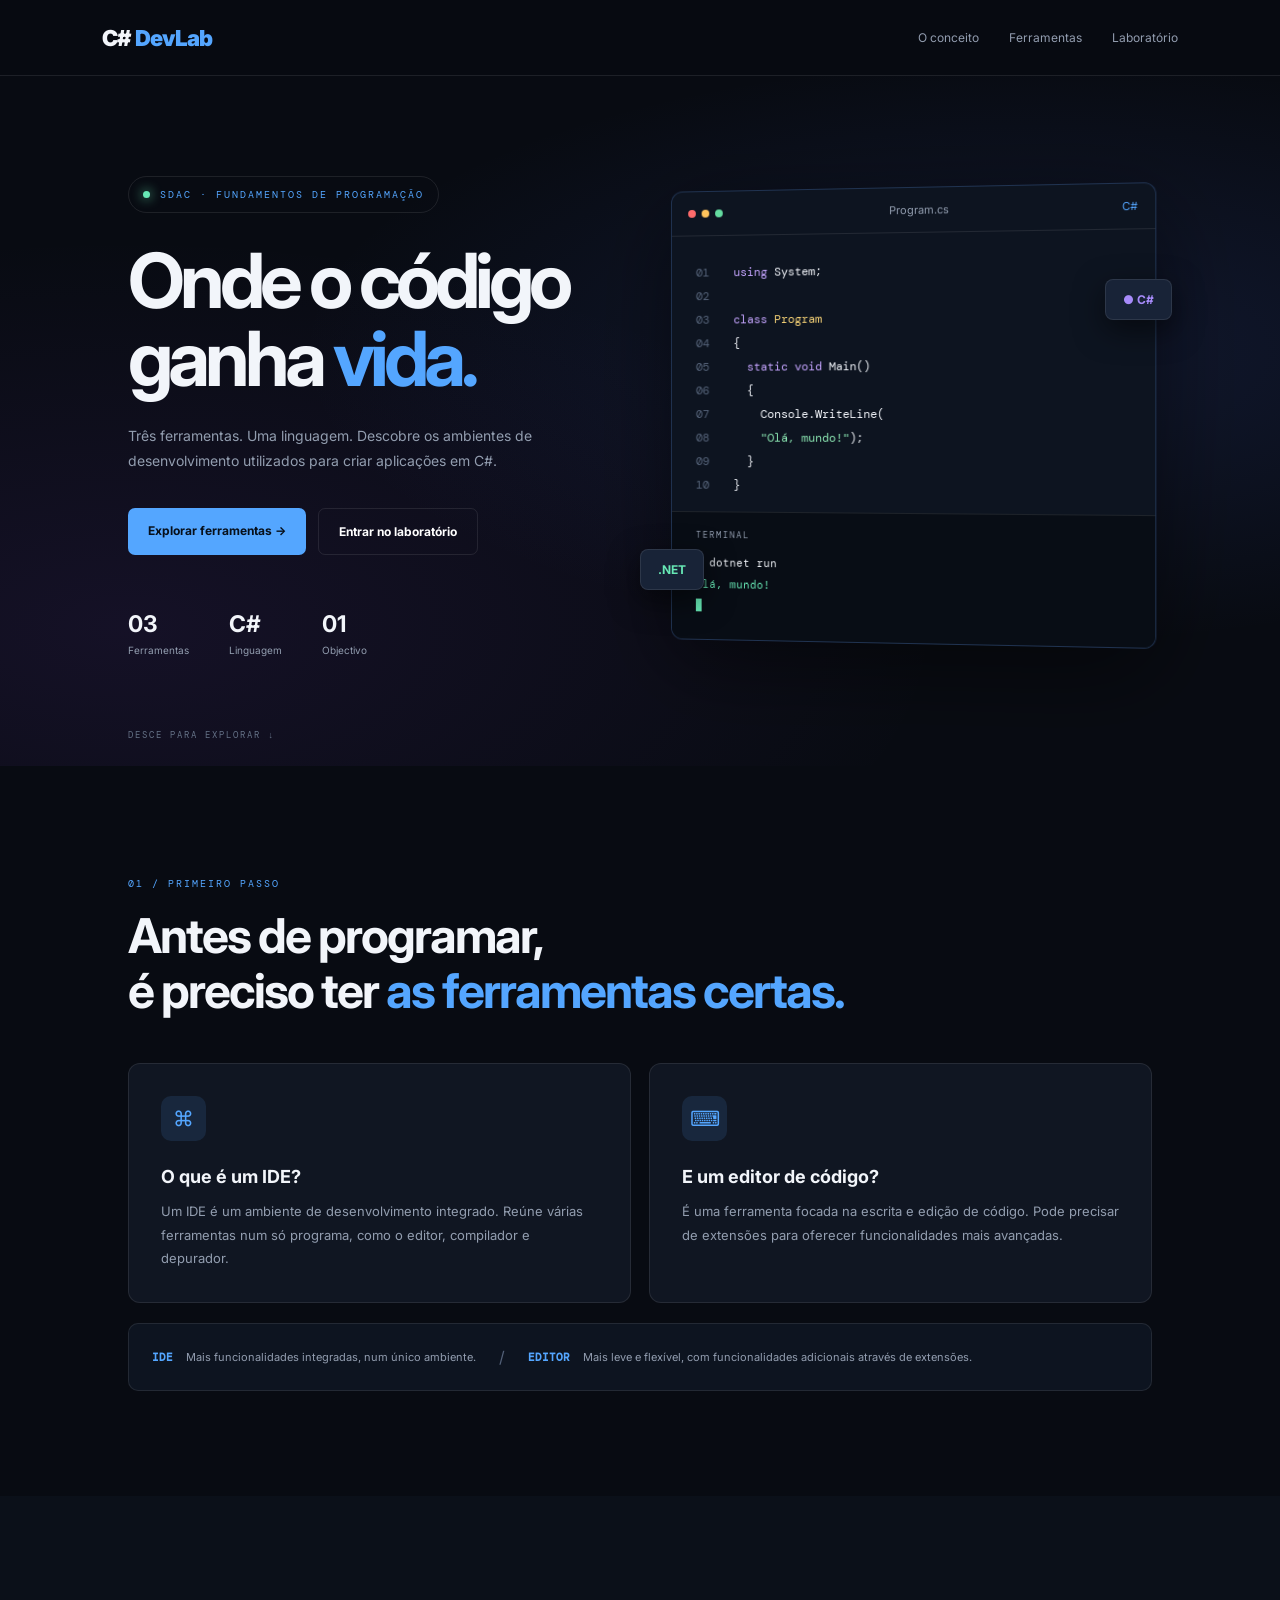
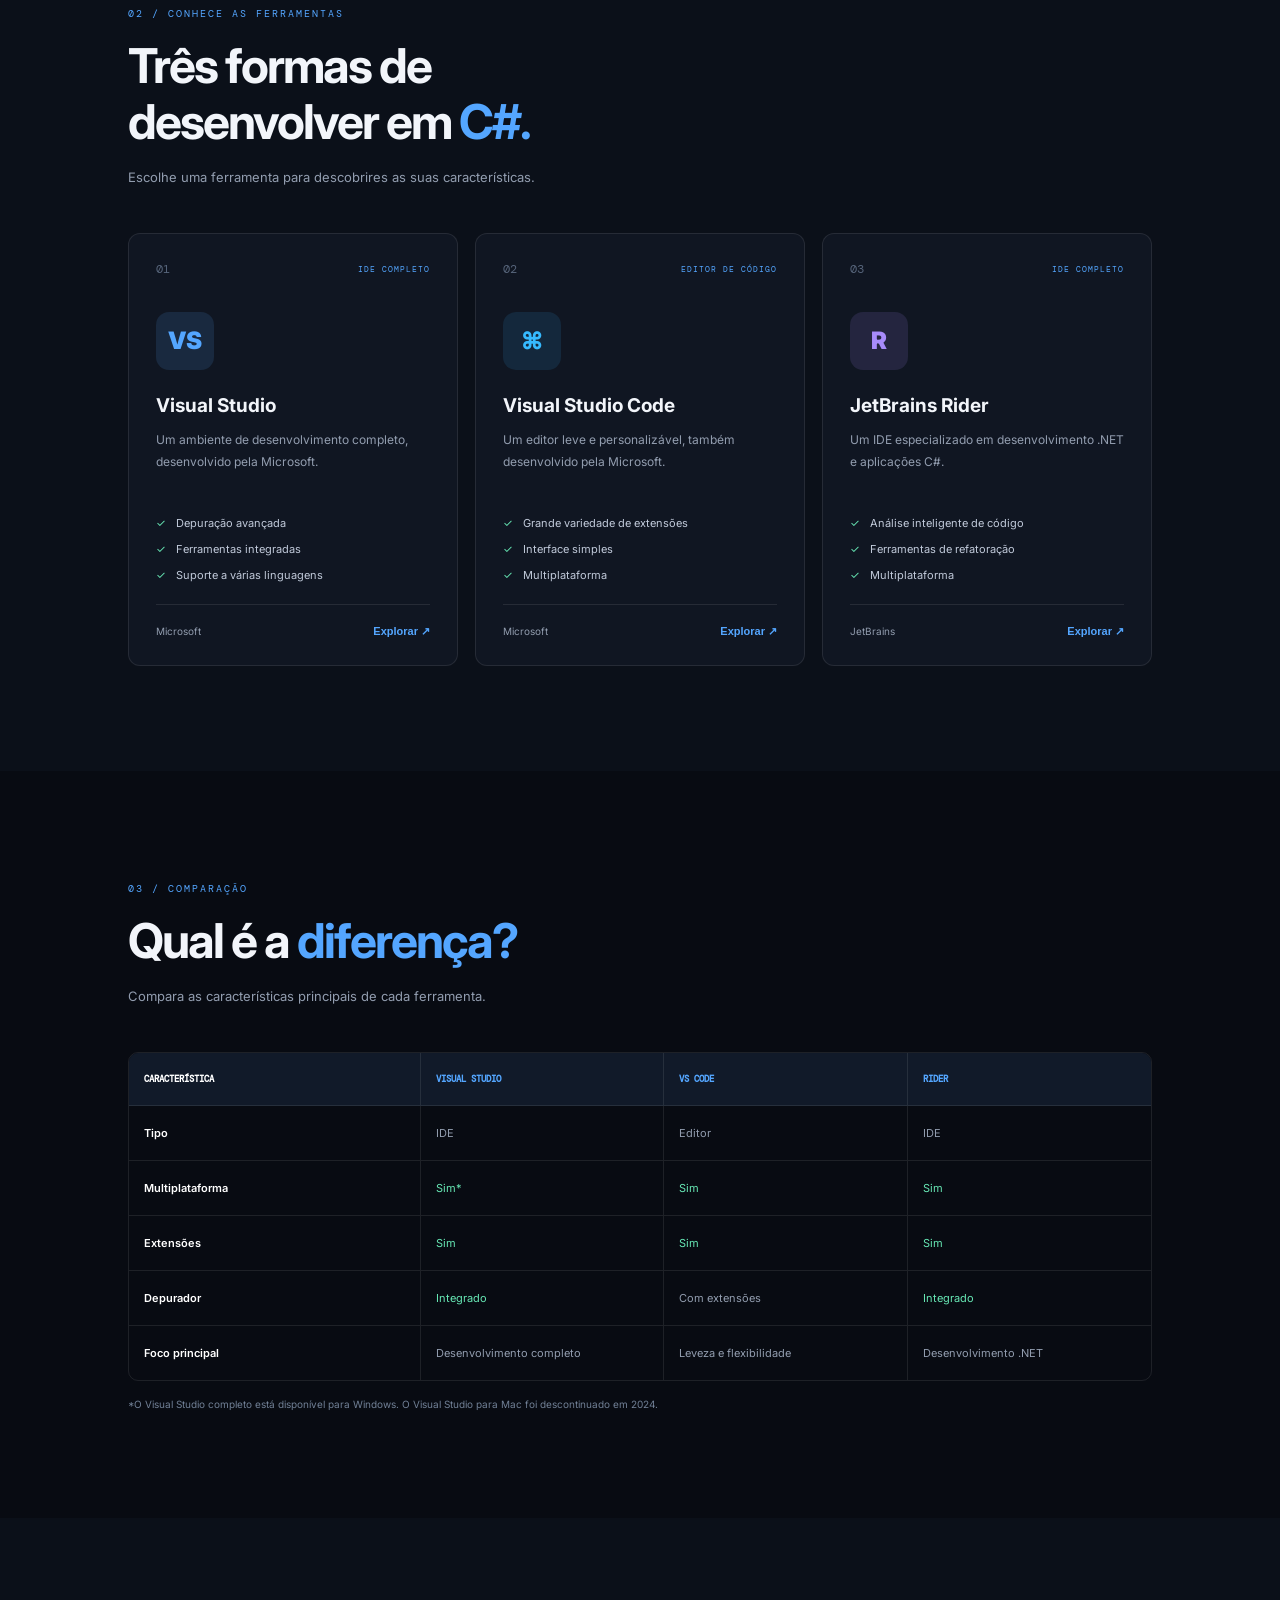
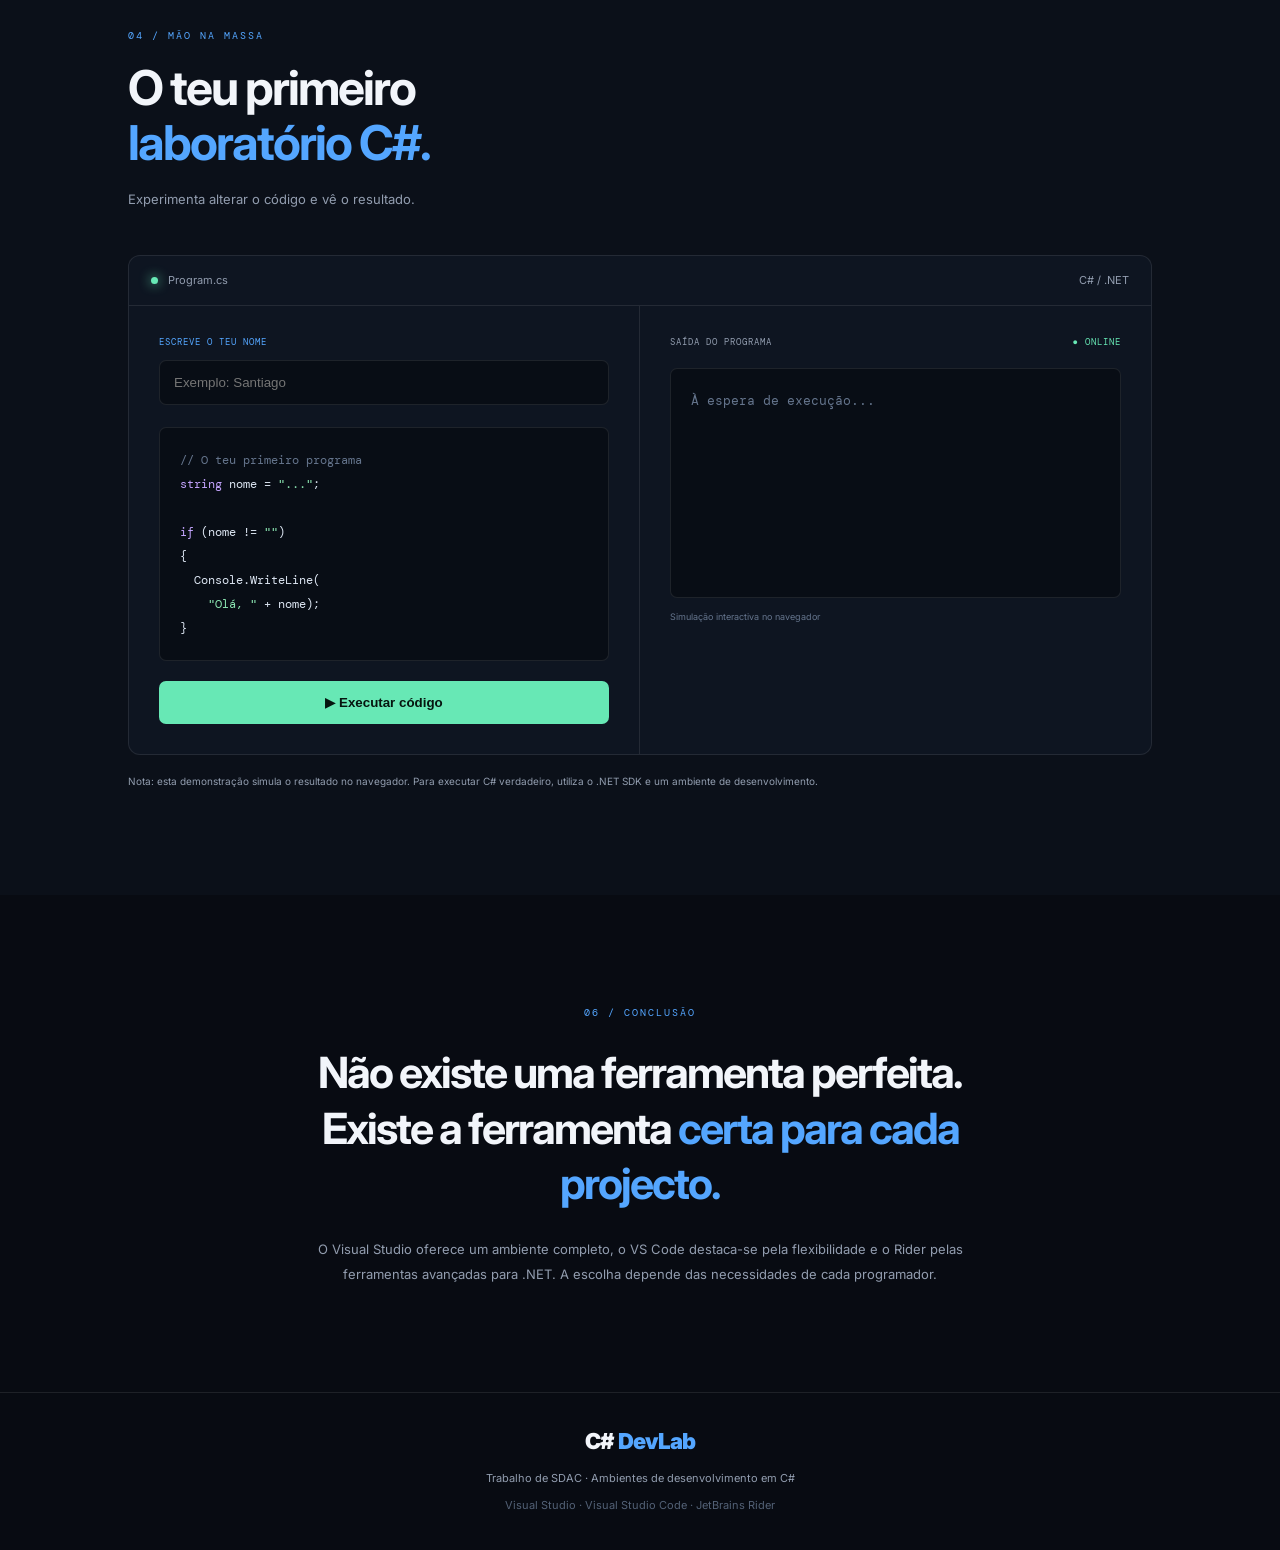
<file: index.html>
<!DOCTYPE html>
<html lang="pt">
<head>
    <meta charset="UTF-8">
    <meta name="viewport" content="width=device-width, initial-scale=1.0">
    <meta name="description" content="C# DevLab - Explora os ambientes de desenvolvimento C#.">
    <title>C# DevLab | Ambientes de Desenvolvimento</title>
    <link rel="stylesheet" href="style.css">
</head>

<body>

<header class="navbar">
    <a href="#inicio" class="logo">C#<span>DevLab</span></a>

    <nav>
        <a href="#conceito">O conceito</a>
        <a href="#ferramentas">Ferramentas</a>
        <a href="#laboratorio">Laboratório</a>
    </nav>
</header>

<main>

    <!-- INÍCIO -->
    <section class="hero" id="inicio">
        <div class="hero-content">
            <div class="status">
                <span class="status-dot"></span>
                SDAC · FUNDAMENTOS DE PROGRAMAÇÃO
            </div>

            <h1>
                Onde o código<br>
                ganha <span>vida.</span>
            </h1>

            <p>
                Três ferramentas. Uma linguagem.
                Descobre os ambientes de desenvolvimento
                utilizados para criar aplicações em C#.
            </p>

            <div class="hero-actions">
                <a href="#ferramentas" class="primary-button">Explorar ferramentas →</a>
                <a href="#laboratorio" class="secondary-button">Entrar no laboratório</a>
            </div>

            <div class="hero-info">
                <div>
                    <strong>03</strong>
                    <span>Ferramentas</span>
                </div>
                <div>
                    <strong>C#</strong>
                    <span>Linguagem</span>
                </div>
                <div>
                    <strong>01</strong>
                    <span>Objectivo</span>
                </div>
            </div>
        </div>

        <div class="hero-visual">
            <div class="code-window">
                <div class="window-top">
                    <div class="window-dots">
                        <i></i><i></i><i></i>
                    </div>
                    <span>Program.cs</span>
                    <span class="window-language">C#</span>
                </div>

                <div class="code-content">
                    <p><span class="line">01</span> <span class="purple">using</span> System;</p>
                    <p><span class="line">02</span></p>
                    <p><span class="line">03</span> <span class="purple">class</span> <span class="yellow">Program</span></p>
                    <p><span class="line">04</span> {</p>
                    <p><span class="line">05</span> &nbsp;&nbsp;<span class="purple">static void</span> Main()</p>
                    <p><span class="line">06</span> &nbsp;&nbsp;{</p>
                    <p><span class="line">07</span> &nbsp;&nbsp;&nbsp;&nbsp;Console.WriteLine(</p>
                    <p><span class="line">08</span> &nbsp;&nbsp;&nbsp;&nbsp;<span class="green">"Olá, mundo!"</span>);</p>
                    <p><span class="line">09</span> &nbsp;&nbsp;}</p>
                    <p><span class="line">10</span> }</p>
                </div>

                <div class="terminal">
                    <span class="terminal-label">TERMINAL</span>
                    <p><span class="terminal-symbol">></span> dotnet run</p>
                    <p class="terminal-output">Olá, mundo!</p>
                    <span class="cursor"></span>
                </div>
            </div>

            <div class="floating-tag tag-one">● C#</div>
            <div class="floating-tag tag-two">.NET</div>
        </div>

        <div class="scroll-indicator">DESCE PARA EXPLORAR ↓</div>
    </section>


    <!-- CONCEITO -->
    <section class="section concept" id="conceito">
        <div class="section-heading">
            <span class="eyebrow">01 / PRIMEIRO PASSO</span>
            <h2>Antes de programar,<br>é preciso ter <span>as ferramentas certas.</span></h2>
        </div>

        <div class="concept-grid">
            <article class="concept-card">
                <div class="concept-icon">⌘</div>
                <h3>O que é um IDE?</h3>
                <p>
                    Um IDE é um ambiente de desenvolvimento integrado.
                    Reúne várias ferramentas num só programa, como o editor,
                    compilador e depurador.
                </p>
            </article>

            <article class="concept-card">
                <div class="concept-icon">⌨</div>
                <h3>E um editor de código?</h3>
                <p>
                    É uma ferramenta focada na escrita e edição de código.
                    Pode precisar de extensões para oferecer funcionalidades
                    mais avançadas.
                </p>
            </article>
        </div>

        <div class="info-strip">
            <span>IDE</span>
            <p>Mais funcionalidades integradas, num único ambiente.</p>
            <span class="strip-divider">/</span>
            <span>EDITOR</span>
            <p>Mais leve e flexível, com funcionalidades adicionais através de extensões.</p>
        </div>
    </section>


    <!-- FERRAMENTAS -->
    <section class="section tools-section" id="ferramentas">
        <div class="section-heading">
            <span class="eyebrow">02 / CONHECE AS FERRAMENTAS</span>
            <h2>Três formas de<br>desenvolver em <span>C#.</span></h2>
            <p>Escolhe uma ferramenta para descobrires as suas características.</p>
        </div>

        <div class="tools-grid">

            <article class="tool-card visual-studio">
                <div class="tool-top">
                    <span class="tool-number">01</span>
                    <span class="tool-type">IDE COMPLETO</span>
                </div>

                <div class="tool-logo">VS</div>
                <h3>Visual Studio</h3>
                <p>
                    Um ambiente de desenvolvimento completo,
                    desenvolvido pela Microsoft.
                </p>

                <ul>
                    <li>Depuração avançada</li>
                    <li>Ferramentas integradas</li>
                    <li>Suporte a várias linguagens</li>
                </ul>

                <div class="tool-footer">
                    <span>Microsoft</span>
                    <button onclick="showDetails('visual')">Explorar ↗</button>
                </div>
            </article>


            <article class="tool-card vscode">
                <div class="tool-top">
                    <span class="tool-number">02</span>
                    <span class="tool-type">EDITOR DE CÓDIGO</span>
                </div>

                <div class="tool-logo">⌘</div>
                <h3>Visual Studio Code</h3>
                <p>
                    Um editor leve e personalizável,
                    também desenvolvido pela Microsoft.
                </p>

                <ul>
                    <li>Grande variedade de extensões</li>
                    <li>Interface simples</li>
                    <li>Multiplataforma</li>
                </ul>

                <div class="tool-footer">
                    <span>Microsoft</span>
                    <button onclick="showDetails('vscode')">Explorar ↗</button>
                </div>
            </article>


            <article class="tool-card rider">
                <div class="tool-top">
                    <span class="tool-number">03</span>
                    <span class="tool-type">IDE COMPLETO</span>
                </div>

                <div class="tool-logo">R</div>
                <h3>JetBrains Rider</h3>
                <p>
                    Um IDE especializado em desenvolvimento
                    .NET e aplicações C#.
                </p>

                <ul>
                    <li>Análise inteligente de código</li>
                    <li>Ferramentas de refatoração</li>
                    <li>Multiplataforma</li>
                </ul>

                <div class="tool-footer">
                    <span>JetBrains</span>
                    <button onclick="showDetails('rider')">Explorar ↗</button>
                </div>
            </article>

        </div>

        <div class="details-panel" id="detailsPanel">
            <button class="close-details" onclick="closeDetails()">✕</button>
            <span class="eyebrow">DETALHES DA FERRAMENTA</span>
            <h3 id="detailsTitle">Ferramenta</h3>
            <p id="detailsText"></p>
            <a id="detailsLink" href="#" target="_blank" rel="noopener">Visitar site oficial ↗</a>
        </div>
    </section>


    <!-- COMPARAÇÃO -->
    <section class="section comparison-section">
        <div class="section-heading">
            <span class="eyebrow">03 / COMPARAÇÃO</span>
            <h2>Qual é a <span>diferença?</span></h2>
            <p>Compara as características principais de cada ferramenta.</p>
        </div>

        <div class="comparison-table">
            <div class="comparison-row comparison-header">
                <span>CARACTERÍSTICA</span>
                <span>VISUAL STUDIO</span>
                <span>VS CODE</span>
                <span>RIDER</span>
            </div>

            <div class="comparison-row">
                <span>Tipo</span>
                <span>IDE</span>
                <span>Editor</span>
                <span>IDE</span>
            </div>

            <div class="comparison-row">
                <span>Multiplataforma</span>
                <span class="yes">Sim*</span>
                <span class="yes">Sim</span>
                <span class="yes">Sim</span>
            </div>

            <div class="comparison-row">
                <span>Extensões</span>
                <span class="yes">Sim</span>
                <span class="yes">Sim</span>
                <span class="yes">Sim</span>
            </div>

            <div class="comparison-row">
                <span>Depurador</span>
                <span class="yes">Integrado</span>
                <span>Com extensões</span>
                <span class="yes">Integrado</span>
            </div>

            <div class="comparison-row">
                <span>Foco principal</span>
                <span>Desenvolvimento completo</span>
                <span>Leveza e flexibilidade</span>
                <span>Desenvolvimento .NET</span>
            </div>
        </div>

        <p class="table-note">
            *O Visual Studio completo está disponível para Windows.
            O Visual Studio para Mac foi descontinuado em 2024.
        </p>
    </section>


    <!-- LABORATÓRIO -->
    <section class="section lab-section" id="laboratorio">
        <div class="section-heading">
            <span class="eyebrow">04 / MÃO NA MASSA</span>
            <h2>O teu primeiro<br><span>laboratório C#.</span></h2>
            <p>Experimenta alterar o código e vê o resultado.</p>
        </div>

        <div class="lab-window">
            <div class="lab-toolbar">
                <div>
                    <span class="lab-dot"></span>
                    <span>Program.cs</span>
                </div>
                <span>C# / .NET</span>
            </div>

            <div class="lab-content">
                <div class="editor-area">
                    <label for="userName">ESCREVE O TEU NOME</label>
                    <input type="text" id="userName" placeholder="Exemplo: Santiago" maxlength="25">

                    <div class="code-example">
                        <span class="code-comment">// O teu primeiro programa</span><br>
                        <span class="code-purple">string</span> nome = <span class="code-green">"..."</span>;<br><br>
                        <span class="code-purple">if</span> (nome != <span class="code-green">""</span>)<br>
                        {<br>
                        &nbsp;&nbsp;Console.WriteLine(<br>
                        &nbsp;&nbsp;&nbsp;&nbsp;<span class="code-green">"Olá, "</span> + nome);<br>
                        }
                    </div>

                    <button class="run-button" onclick="runCode()">▶ Executar código</button>
                </div>

                <div class="output-area">
                    <div class="output-heading">
                        <span>SAÍDA DO PROGRAMA</span>
                        <span class="online">● ONLINE</span>
                    </div>

                    <div class="output-screen" id="output">
                        <span class="output-muted">À espera de execução...</span>
                    </div>

                    <div class="output-footer">
                        Simulação interactiva no navegador
                    </div>
                </div>
            </div>
        </div>

        <p class="lab-note">
            Nota: esta demonstração simula o resultado no navegador.
            Para executar C# verdadeiro, utiliza o .NET SDK e um ambiente de desenvolvimento.
        </p>
    </section>


    <!-- CONCLUSÃO -->
    <section class="section conclusion-section">
        <span class="eyebrow">06 / CONCLUSÃO</span>
        <h2>Não existe uma ferramenta perfeita.<br>Existe a ferramenta <span>certa para cada projecto.</span></h2>
        <p>
            O Visual Studio oferece um ambiente completo, o VS Code destaca-se
            pela flexibilidade e o Rider pelas ferramentas avançadas para .NET.
            A escolha depende das necessidades de cada programador.
        </p>
    </section>

</main>


<footer>
    <div class="footer-logo">C#<span>DevLab</span></div>
    <p>Trabalho de SDAC · Ambientes de desenvolvimento em C#</p>
    <p class="footer-small">Visual Studio · Visual Studio Code · JetBrains Rider</p>
</footer>

<script src="script.js"></script>
</body>
</html>
</file>
<file: style.css>
@import url('https://fonts.googleapis.com/css2?family=DM+Mono:wght@400;500&family=Inter:wght@400;500;600;700;800;900&display=swap');

:root {
    --background: #080b12;
    --surface: #101622;
    --surface-light: #161f2e;
    --text: #f2f5fa;
    --muted: #929daf;
    --blue: #54a6ff;
    --purple: #a78bfa;
    --green: #67e8b5;
    --border: rgba(255,255,255,0.09);
}

* {
    margin: 0;
    padding: 0;
    box-sizing: border-box;
    scroll-behavior: smooth;
}

body {
    background: var(--background);
    color: var(--text);
    font-family: 'Inter', sans-serif;
    overflow-x: hidden;
}

a {
    color: inherit;
    text-decoration: none;
}

.navbar {
    height: 76px;
    display: flex;
    align-items: center;
    justify-content: space-between;
    padding: 0 8%;
    border-bottom: 1px solid var(--border);
    background: rgba(8,11,18,0.9);
    position: sticky;
    top: 0;
    z-index: 100;
    backdrop-filter: blur(15px);
}

.logo, .footer-logo {
    font-size: 22px;
    font-weight: 900;
    letter-spacing: -1px;
}

.logo span, .footer-logo span {
    color: var(--blue);
    margin-left: 5px;
}

.navbar nav {
    display: flex;
    gap: 30px;
}

.navbar nav a {
    color: var(--muted);
    font-size: 12px;
    transition: 0.3s;
}

.navbar nav a:hover {
    color: white;
}

.nav-button {
    border: 1px solid var(--border);
    padding: 11px 17px;
    border-radius: 7px;
    font-size: 12px;
}

.hero {
    min-height: 670px;
    padding: 100px 10% 110px;
    display: grid;
    grid-template-columns: 1fr 1fr;
    align-items: center;
    gap: 50px;
    position: relative;
    background:
        radial-gradient(ellipse at 80% 40%, rgba(68,100,220,0.15), transparent 50%),
        radial-gradient(ellipse at 10% 80%, rgba(135,70,220,0.1), transparent 50%);
}

.status, .eyebrow {
    font-family: 'DM Mono', monospace;
    color: var(--blue);
    font-size: 10px;
    letter-spacing: 2px;
}

.status {
    display: inline-flex;
    align-items: center;
    gap: 10px;
    border: 1px solid var(--border);
    padding: 11px 14px;
    border-radius: 30px;
    margin-bottom: 28px;
}

.status-dot, .lab-dot {
    width: 7px;
    height: 7px;
    background: var(--green);
    border-radius: 50%;
    display: inline-block;
    box-shadow: 0 0 12px var(--green);
}

.hero h1 {
    font-size: clamp(48px, 6vw, 76px);
    line-height: 1.03;
    letter-spacing: -5px;
    margin-bottom: 25px;
}

.hero h1 span, .section-heading h2 span,
.challenge-content h2 span, .conclusion-section h2 span {
    color: var(--blue);
}

.hero-content > p {
    max-width: 460px;
    line-height: 1.8;
    color: var(--muted);
    font-size: 14px;
}

.hero-actions {
    display: flex;
    gap: 12px;
    margin-top: 35px;
    flex-wrap: wrap;
}

.primary-button, .secondary-button {
    padding: 15px 20px;
    border-radius: 7px;
    font-size: 12px;
    font-weight: 700;
    display: inline-block;
    transition: 0.3s;
    border: none;
    cursor: pointer;
}

.primary-button {
    background: var(--blue);
    color: #07101b;
}

.primary-button:hover {
    background: #86c2ff;
    transform: translateY(-3px);
}

.secondary-button {
    border: 1px solid var(--border);
    color: white;
}

.secondary-button:hover {
    background: var(--surface-light);
}

.hero-info {
    display: flex;
    gap: 40px;
    margin-top: 55px;
}

.hero-info div {
    display: flex;
    flex-direction: column;
    gap: 6px;
}

.hero-info strong {
    font-size: 23px;
}

.hero-info span {
    font-size: 10px;
    color: var(--muted);
}

.hero-visual {
    position: relative;
}

.code-window {
    background: #0d1420;
    border: 1px solid rgba(100,160,255,0.22);
    border-radius: 12px;
    overflow: hidden;
    box-shadow: 0 25px 90px rgba(0,0,0,0.5);
    transform: perspective(1000px) rotateY(-5deg);
}

.window-top {
    height: 45px;
    border-bottom: 1px solid var(--border);
    display: flex;
    align-items: center;
    justify-content: space-between;
    padding: 0 17px;
    color: var(--muted);
    font-size: 11px;
}

.window-dots {
    display: flex;
    gap: 6px;
}

.window-dots i {
    width: 8px;
    height: 8px;
    background: #ff6b6b;
    border-radius: 50%;
}

.window-dots i:nth-child(2) {
    background: #ffc45c;
}

.window-dots i:nth-child(3) {
    background: #64dca0;
}

.window-language {
    color: var(--blue);
}

.code-content {
    padding: 25px 25px 15px;
    font-family: 'DM Mono', monospace;
    font-size: 12px;
    line-height: 2;
}

.line {
    color: #56647a;
    margin-right: 18px;
}

.purple, .code-purple {
    color: #c5a5ff;
}

.yellow {
    color: #f8d477;
}

.green, .code-green {
    color: #8be6b2;
}

.terminal {
    background: #080d15;
    padding: 17px 25px 25px;
    border-top: 1px solid var(--border);
    font-family: 'DM Mono', monospace;
    font-size: 11px;
}

.terminal-label {
    display: block;
    color: var(--muted);
    margin-bottom: 15px;
    font-size: 9px;
    letter-spacing: 2px;
}

.terminal p {
    margin-bottom: 8px;
}

.terminal-symbol {
    color: var(--green);
}

.terminal-output {
    color: var(--green);
}

.cursor {
    width: 6px;
    height: 13px;
    display: inline-block;
    background: var(--green);
    animation: blink 1s infinite;
}

.floating-tag {
    position: absolute;
    padding: 12px 17px;
    background: #182337;
    border: 1px solid var(--border);
    border-radius: 8px;
    font-size: 12px;
    font-weight: bold;
    box-shadow: 0 10px 30px #0008;
}

.tag-one {
    top: 20%;
    right: -20px;
    color: var(--purple);
}

.tag-two {
    bottom: 12%;
    left: -25px;
    color: var(--green);
}

.scroll-indicator {
    position: absolute;
    bottom: 25px;
    left: 10%;
    font-family: 'DM Mono', monospace;
    color: #657287;
    font-size: 9px;
    letter-spacing: 2px;
}

.section {
    padding: 105px 10%;
}

.section-heading {
    margin-bottom: 45px;
}

.section-heading h2 {
    font-size: clamp(32px, 4vw, 48px);
    letter-spacing: -2px;
    line-height: 1.15;
    margin: 17px 0;
}

.section-heading > p {
    color: var(--muted);
    font-size: 13px;
    line-height: 1.7;
}

.concept-grid {
    display: grid;
    grid-template-columns: 1fr 1fr;
    gap: 18px;
}

.concept-card {
    background: var(--surface);
    border: 1px solid var(--border);
    padding: 32px;
    border-radius: 12px;
    transition: 0.3s;
}

.concept-card:hover, .tool-card:hover {
    transform: translateY(-6px);
    border-color: rgba(84,166,255,0.5);
}

.concept-icon {
    width: 45px;
    height: 45px;
    background: rgba(84,166,255,0.12);
    color: var(--blue);
    display: grid;
    place-items: center;
    border-radius: 10px;
    font-size: 21px;
    margin-bottom: 25px;
}

.concept-card h3 {
    margin-bottom: 13px;
    font-size: 18px;
}

.concept-card p {
    color: var(--muted);
    line-height: 1.8;
    font-size: 13px;
}

.info-strip {
    margin-top: 20px;
    padding: 23px;
    border: 1px solid var(--border);
    background: #0d1420;
    border-radius: 10px;
    display: flex;
    align-items: center;
    gap: 13px;
    flex-wrap: wrap;
}

.info-strip > span:not(.strip-divider) {
    color: var(--blue);
    font-family: 'DM Mono', monospace;
    font-size: 11px;
    font-weight: bold;
}

.info-strip p {
    color: var(--muted);
    font-size: 11px;
}

.strip-divider {
    color: #526078;
    margin: 0 10px;
}

.tools-section {
    background: #0b1019;
}

.tools-grid {
    display: grid;
    grid-template-columns: repeat(3, 1fr);
    gap: 17px;
}

.tool-card {
    padding: 27px;
    border: 1px solid var(--border);
    background: var(--surface);
    border-radius: 12px;
    transition: 0.3s;
}

.tool-top {
    display: flex;
    justify-content: space-between;
    align-items: center;
    margin-bottom: 35px;
}

.tool-number {
    color: #56647a;
    font-family: 'DM Mono', monospace;
    font-size: 12px;
}

.tool-type {
    color: var(--blue);
    font-family: 'DM Mono', monospace;
    font-size: 8px;
    letter-spacing: 1px;
}

.tool-logo {
    width: 58px;
    height: 58px;
    display: grid;
    place-items: center;
    border-radius: 13px;
    font-size: 24px;
    font-weight: 900;
    margin-bottom: 24px;
    background: rgba(84,166,255,0.13);
    color: var(--blue);
}

.vscode .tool-logo {
    background: rgba(50,170,240,0.12);
    color: #36baff;
}

.rider .tool-logo {
    background: rgba(167,139,250,0.13);
    color: var(--purple);
}

.tool-card h3 {
    font-size: 19px;
    margin-bottom: 12px;
}

.tool-card > p {
    color: var(--muted);
    font-size: 12px;
    line-height: 1.8;
    min-height: 65px;
}

.tool-card ul {
    list-style: none;
    margin: 22px 0;
}

.tool-card li {
    font-size: 11px;
    color: #c1cada;
    margin: 12px 0;
}

.tool-card li::before {
    content: "✓";
    color: var(--green);
    margin-right: 10px;
}

.tool-footer {
    padding-top: 20px;
    border-top: 1px solid var(--border);
    display: flex;
    justify-content: space-between;
    align-items: center;
}

.tool-footer span {
    color: var(--muted);
    font-size: 10px;
}

.tool-footer button {
    border: none;
    background: transparent;
    color: var(--blue);
    cursor: pointer;
    font-size: 11px;
    font-weight: bold;
}

.details-panel {
    display: none;
    margin-top: 25px;
    padding: 30px;
    border: 1px solid rgba(84,166,255,0.4);
    background: #111d30;
    border-radius: 12px;
    position: relative;
}

.details-panel.active {
    display: block;
    animation: appear 0.3s ease;
}

.details-panel h3 {
    font-size: 24px;
    margin: 15px 0;
}

.details-panel p {
    color: var(--muted);
    font-size: 13px;
    line-height: 1.8;
    max-width: 700px;
    margin-bottom: 18px;
}

.details-panel a {
    color: var(--blue);
    font-size: 12px;
    font-weight: bold;
}

.close-details {
    position: absolute;
    right: 20px;
    top: 20px;
    background: transparent;
    border: none;
    color: white;
    cursor: pointer;
}

.comparison-section {
    background: var(--background);
}

.comparison-table {
    border: 1px solid var(--border);
    border-radius: 10px;
    overflow: hidden;
}

.comparison-row {
    display: grid;
    grid-template-columns: 1.2fr repeat(3, 1fr);
    border-bottom: 1px solid var(--border);
}

.comparison-row:last-child {
    border-bottom: none;
}

.comparison-row span {
    padding: 20px 15px;
    font-size: 11px;
    color: var(--muted);
    border-right: 1px solid var(--border);
}

.comparison-row span:first-child {
    color: white;
    font-weight: 600;
}

.comparison-row span:last-child {
    border-right: none;
}

.comparison-header {
    background: #111a29;
}

.comparison-header span {
    color: var(--blue);
    font-family: 'DM Mono', monospace;
    font-size: 9px;
    font-weight: bold;
}

.yes {
    color: var(--green) !important;
}

.table-note {
    margin-top: 15px;
    color: #718096;
    font-size: 10px;
    line-height: 1.7;
}

.lab-section {
    background: #0b1019;
}

.lab-window {
    border: 1px solid var(--border);
    border-radius: 12px;
    overflow: hidden;
    background: #0e1521;
}

.lab-toolbar {
    height: 50px;
    border-bottom: 1px solid var(--border);
    display: flex;
    align-items: center;
    justify-content: space-between;
    padding: 0 22px;
    color: var(--muted);
    font-size: 11px;
}

.lab-toolbar > div {
    display: flex;
    align-items: center;
    gap: 10px;
}

.lab-content {
    display: grid;
    grid-template-columns: 1fr 1fr;
}

.editor-area, .output-area {
    padding: 30px;
}

.editor-area {
    border-right: 1px solid var(--border);
}

.editor-area label {
    display: block;
    color: var(--blue);
    font-family: 'DM Mono', monospace;
    font-size: 9px;
    letter-spacing: 1px;
    margin-bottom: 12px;
}

.editor-area input {
    width: 100%;
    padding: 14px;
    border: 1px solid var(--border);
    border-radius: 7px;
    background: #080d15;
    color: white;
    outline: none;
    margin-bottom: 22px;
}

.editor-area input:focus {
    border-color: var(--blue);
}

.code-example {
    font-family: 'DM Mono', monospace;
    font-size: 12px;
    line-height: 2;
    color: #dce5f2;
    padding: 20px;
    background: #080d15;
    border: 1px solid var(--border);
    border-radius: 7px;
    overflow-x: auto;
}

.code-comment {
    color: #65758d;
}

.run-button {
    width: 100%;
    padding: 14px;
    margin-top: 20px;
    background: var(--green);
    color: #06150f;
    font-weight: 800;
    border: none;
    border-radius: 7px;
    cursor: pointer;
    transition: 0.3s;
}

.run-button:hover {
    background: #a3f5d1;
    transform: translateY(-2px);
}

.output-heading {
    display: flex;
    justify-content: space-between;
    font-family: 'DM Mono', monospace;
    font-size: 9px;
    letter-spacing: 1px;
}

.output-heading > span:first-child {
    color: var(--muted);
}

.online {
    color: var(--green);
}

.output-screen {
    min-height: 230px;
    margin-top: 20px;
    background: #080d15;
    border: 1px solid var(--border);
    border-radius: 7px;
    padding: 20px;
    color: var(--green);
    font-family: 'DM Mono', monospace;
    font-size: 13px;
    line-height: 1.8;
    overflow-wrap: anywhere;
}

.output-muted {
    color: #65758d;
}

.output-footer {
    margin-top: 13px;
    color: #65758d;
    font-size: 9px;
}

.lab-note {
    margin-top: 18px;
    font-size: 10px;
    color: var(--muted);
    line-height: 1.7;
}

.challenge-section {
    display: grid;
    grid-template-columns: 1fr 280px;
    align-items: center;
    gap: 50px;
    background:
        radial-gradient(circle at 80% 50%, rgba(84,166,255,0.13), transparent 35%),
        #0e1521;
}

.challenge-content h2 {
    font-size: clamp(35px, 4vw, 50px);
    letter-spacing: -2px;
    line-height: 1.2;
    margin: 20px 0;
}

.challenge-content > p {
    color: var(--muted);
    line-height: 1.8;
    font-size: 13px;
    max-width: 480px;
    margin-bottom: 27px;
}

.qr-card {
    background: white;
    padding: 17px;
    border-radius: 12px;
    text-align: center;
}

.qr-placeholder {
    min-height: 200px;
    background: #eaf0f7;
    color: #172234;
    display: flex;
    align-items: center;
    justify-content: center;
    flex-direction: column;
    gap: 10px;
    padding: 15px;
    border-radius: 5px;
}

.qr-placeholder span {
    font-size: 24px;
    font-weight: 900;
}

.qr-placeholder small {
    font-size: 10px;
    text-align: center;
}

.qr-placeholder img {
    display: block;
    width: 100%;
    max-width: 200px;
    height: auto;
}

.qr-card > p {
    color: #172234;
    font-size: 9px;
    font-weight: 900;
    letter-spacing: 1px;
    padding-top: 15px;
}

.conclusion-section {
    text-align: center;
    max-width: 1000px;
    margin: auto;
}

.conclusion-section h2 {
    font-size: clamp(28px, 4vw, 43px);
    letter-spacing: -2px;
    line-height: 1.3;
    margin: 25px 0;
}

.conclusion-section > p {
    max-width: 700px;
    margin: auto;
    color: var(--muted);
    font-size: 13px;
    line-height: 1.9;
}

footer {
    border-top: 1px solid var(--border);
    padding: 35px 10%;
    text-align: center;
}

.footer-logo {
    margin-bottom: 15px;
}

footer p {
    color: var(--muted);
    font-size: 11px;
    line-height: 1.8;
}

.footer-small {
    color: #536176;
    margin-top: 7px;
}

@keyframes blink {
    50% { opacity: 0; }
}

@keyframes appear {
    from { opacity: 0; transform: translateY(10px); }
    to { opacity: 1; transform: translateY(0); }
}

@media (max-width: 900px) {
    .navbar {
        padding: 0 5%;
    }

    .navbar nav {
        gap: 13px;
    }

    .navbar nav a {
        font-size: 10px;
    }

    .hero {
        padding: 80px 6%;
        grid-template-columns: 1fr;
    }

    .hero-visual {
        max-width: 600px;
        width: 100%;
        margin: auto;
    }

    .tools-grid {
        grid-template-columns: 1fr 1fr;
    }

    .section {
        padding: 80px 6%;
    }
}

@media (max-width: 600px) {
    .navbar {
        height: auto;
        padding: 18px 5%;
        flex-wrap: wrap;
        gap: 15px;
    }

    .navbar nav {
        order: 3;
        width: 100%;
        overflow-x: auto;
        padding: 5px 0;
    }

    .nav-button {
        font-size: 10px;
    }

    .hero {
        padding: 65px 6% 90px;
    }

    .hero h1 {
        letter-spacing: -3px;
    }

    .hero-info {
        gap: 25px;
    }

    .hero-visual {
        margin-top: 20px;
    }

    .code-content {
        font-size: 10px;
        padding: 20px 12px;
    }

    .terminal {
        padding: 15px;
    }

    .concept-grid, .tools-grid, .lab-content,
    .challenge-section {
        grid-template-columns: 1fr;
    }

    .editor-area {
        border-right: none;
        border-bottom: 1px solid var(--border);
    }

    .comparison-table {
        overflow-x: auto;
    }

    .comparison-row {
        min-width: 650px;
    }

    .comparison-row span {
        padding: 16px 10px;
    }

    .challenge-section {
        gap: 30px;
    }

    .qr-card {
        max-width: 280px;
        width: 100%;
        margin: auto;
    }

    .section {
        padding: 70px 6%;
    }

    .info-strip {
        align-items: flex-start;
        flex-direction: column;
    }

    .strip-divider {
        display: none;
    }

    .scroll-indicator {
        left: 6%;
    }
}
</file>
